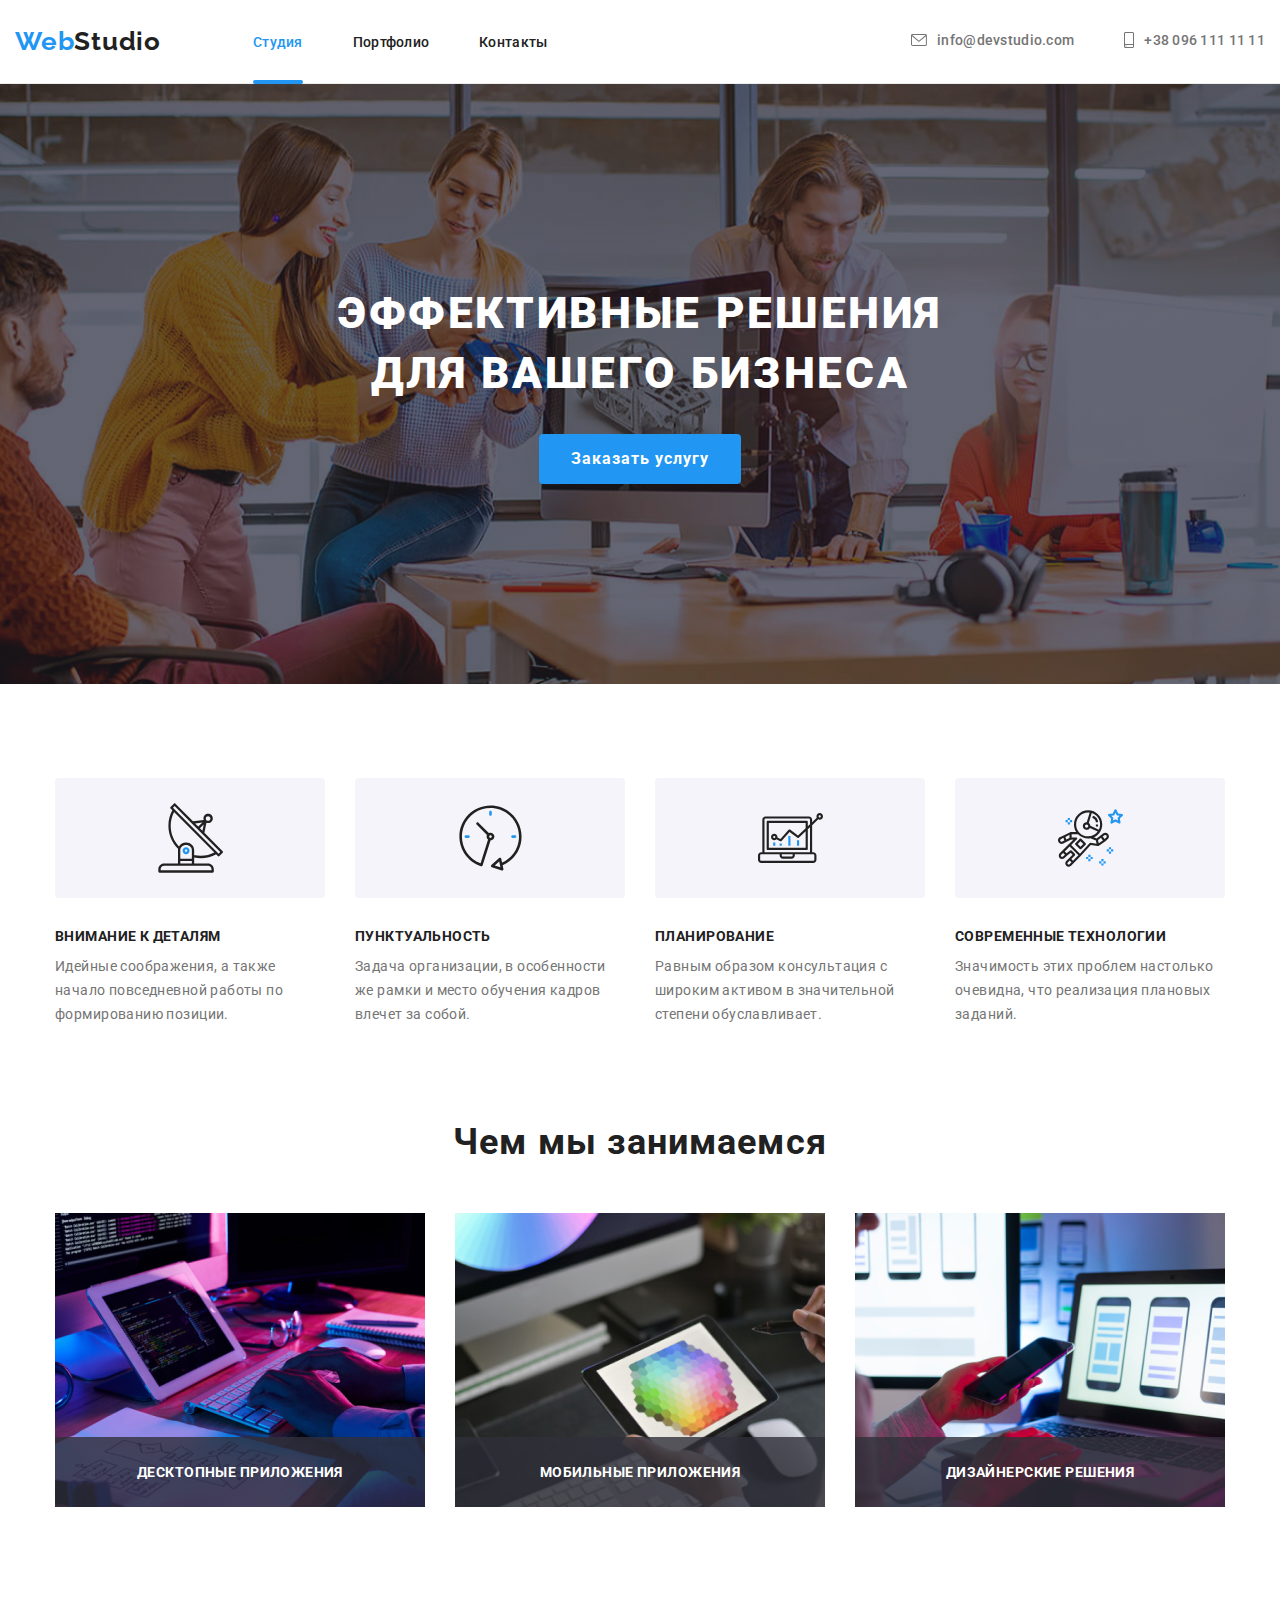
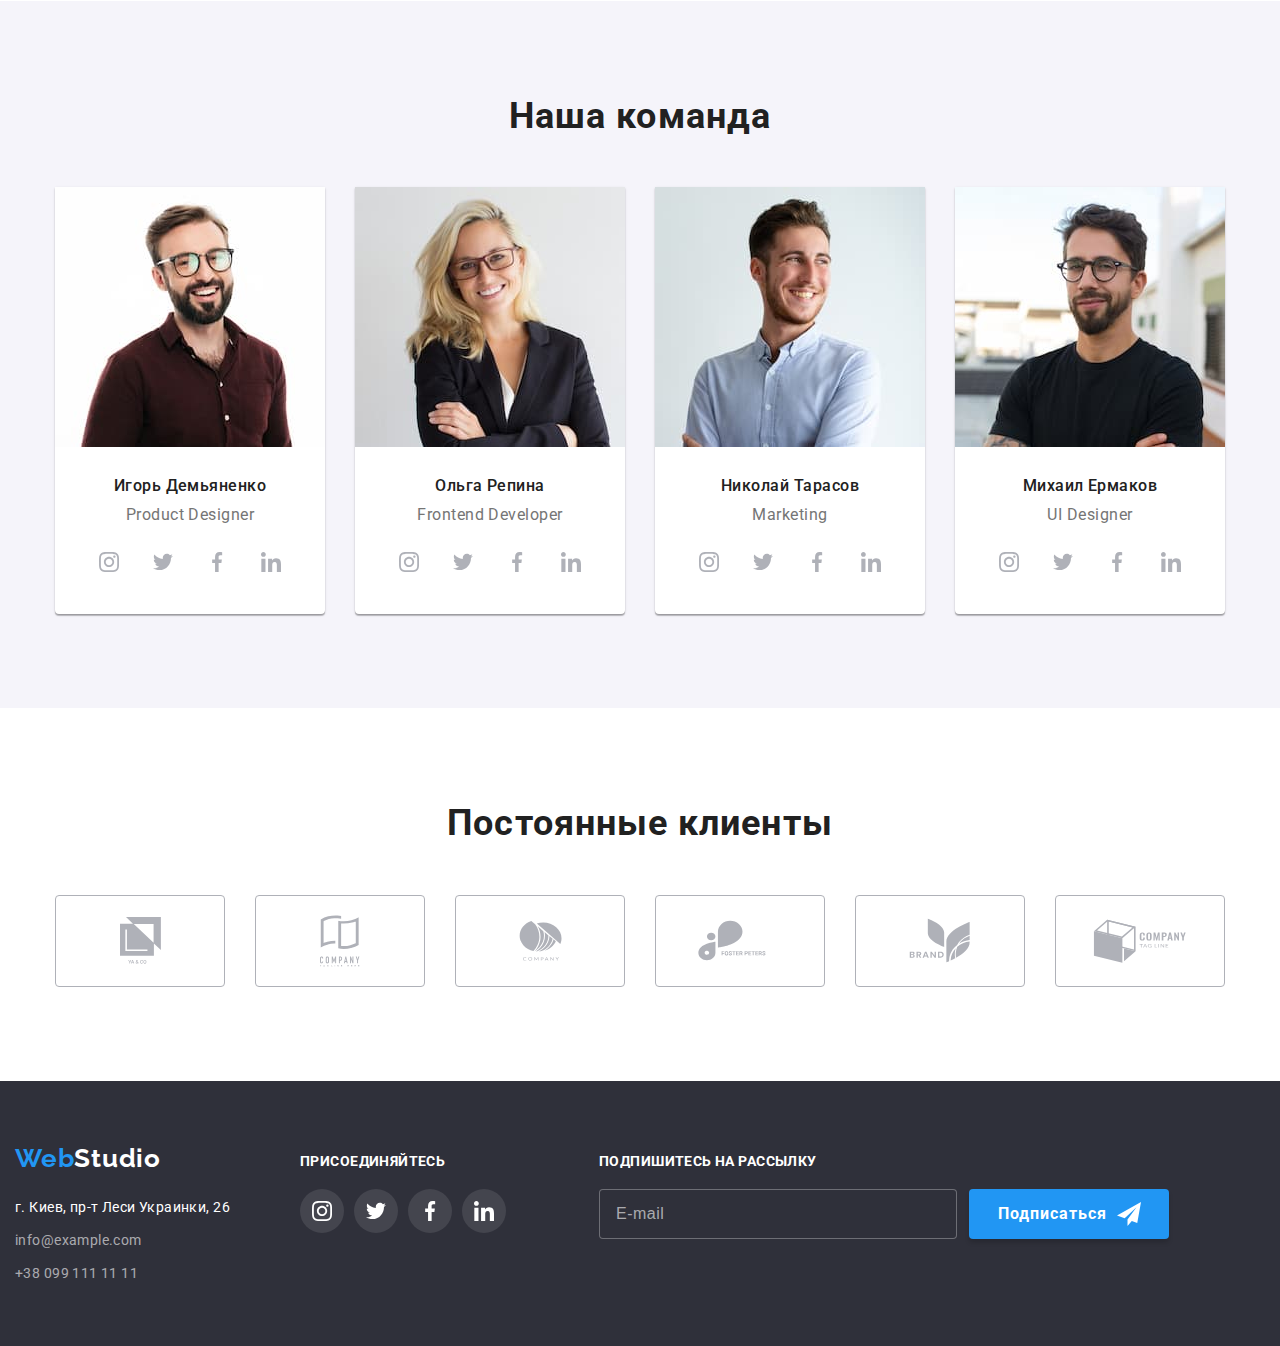
<file: index.html>
<!DOCTYPE html>
<html lang="ru">

<head>
    <meta charset="UTF-8">
    <meta http-equiv="X-UA-Compatible" content="IE=edge">
    <meta name="viewport" content="width=device-width, initial-scale=1.0">
    <title>first</title>
    <link rel="stylesheet" href="./css/modern-normalize.css">
    <link rel="preconnect" href="https://fonts.gstatic.com">
    <link href="https://fonts.googleapis.com/css2?family=Raleway:wght@700&family=Roboto:wght@400;500;700;900&display=swap"
        rel="stylesheet">
    <link rel="stylesheet" href="./sass/main.css">
</head>

<template class="my_icons">

    <svg class="fon">
        <use href="../images/fon.svg"></use>
    </svg>
    <svg class="header_icon" width="16px" height="12px">
        <use href="./images/icons/sprite.svg#icon-envelope"></use>
    </svg>
    <svg class="header_icon" width="10px" height="16px">
        <use href="./images/icons/sprite.svg#icon-smartphone"></use>
    </svg>
    <svg class="info_icon" width="65,32px" height="70px">
        <use href="./images/icons/sprite.svg#icon-group"></use>
    </svg>

    <svg class="header_icon" width="20px" height="20px">
        <use href="./images/icons/sprite.svg#icon-instagram"></use>
    </svg>
    <svg class="header_icon" width="20px" height="20px">
        <use href="./images/icons/sprite.svg#icon-twitter"></use>
    </svg>
    <svg class="header_icon" width="20px" height="20px">
        <use href="./images/icons/sprite.svg#icon-facebook"></use>
    </svg>
    <svg class="header_icon" width="20px" height="20px">
        <use href="./images/icons/sprite.svg#icon-linkedin"></use>
    </svg><svg class="icon"></svg>
    <svg class="client_icon" width="41px" height="46,7px">
        <use href="./images/icons/sprite.svg#icon-group-1"></use>
    </svg>

</template>

<body>

    <!-- Head section -->
    <header>
        <div class="conteiner">
            <a href="" class="logo_style">Web<span class="logo_text">Studio</span></a>            
            <nav>                
                <ul class="header-link">
                    <li class="header-link__item">                        
                        <a href="./index.html" class="header-link__item-current">Студия</a>                
                    </li>
                    <li class="header-link__item">
                        <a href="./portfolio.html">Портфолио</a>
                    </li>
                    <li class="header-link__item">
                        <a href="">Контакты</a>
                    </li>
                </ul>           
            </nav>           
            <ul class="header-contacts">

                <li>                     
                    <a class="header-contacts__item" href="mailto:info@devstudio.com">
                        <svg class="header_icon" width="16px" height="12px">
                            <use href="./images/icons/sprite.svg#icon-envelope"></use>
                        </svg>info@devstudio.com
                    </a>
                                     
                </li>

                <li> 
                    <a class="header-contacts__item" href="tel:+380961111111">
                        <svg class="header_icon" width="10px" height="16px">
                            <use href="./images/icons/sprite.svg#icon-smartphone"></use>
                        </svg>+38 096 111 11 11
                    </a>  
                                  
                </li>

            </ul>        
        </div>
    </header>
    <main>
        <!-- order section -->
        <section class="boss">
                <div class="conteiner">
                    <h1 class="boss__title">Эффективные решения<br> для вашего бизнеса</h1>
                    <button type="button" class="boss__button button" data-modal-open>Заказать услугу</button>
                </div>
        </section>
        <!-- info about us section -->
        <section class="info-about-us">
            <div class="conteiner">
                <ul class="info">
                    <li class="info-list">
                        <div class="info-list__item">  
                            <svg class="info-list__icon" width="65px" height="70px">
                                <use href="./images/icons/sprite.svg#icon-group"></use>
                            </svg>
                        </div>

                        <div class="info-list__text">
                            <h3>Внимание к деталям</h3>
                            <p>Идейные соображения, а также начало повседневной работы по формированию позиции.</p>
                        </div>
                    </li>
                    <li class="info-list">
                        <div class="info-list__item">
                            <svg class="info-list__icon" width="65px" height="70px">
                                <use href="./images/icons/sprite.svg#icon-clock"></use>
                            </svg>
                        </div>

                        <div class="info-list__text">
                            <h3>Пунктуальность</h3>
                            <p>Задача организации, в особенности же рамки и место обучения кадров влечет за собой.</p>
                        </div>
                    <li class="info-list">
                        <div class="info-list__item">
                            <svg class="info-list__icon" width="65px" height="70px">
                                <use href="./images/icons/sprite.svg#icon-diagram"></use>
                            </svg>
                        </div>

                        <div class="info-list__text">
                            <h3>Планирование</h3>
                            <p>Равным образом консультация с широким активом в значительной степени обуславливает.</p>
                        </div>
                    </li>
                    <li class="info-list">
                        <div class="info-list__item">
                            <svg class="info-list__icon" width="65px" height="70px">
                                <use href="./images/icons/sprite.svg#icon-astronaut"></use>
                            </svg>
                        </div>

                        <div class="info-list__text">
                            <h3>Современные технологии</h3>
                            <p>Значимость этих проблем настолько очевидна, что реализация плановых заданий.</p>
                        </div>
                    </li>            
                </ul>
            </div>
        </section>
        <!-- studio section -->
        <section class="studio-style">
            <div class="conteiner">
                <h2 class="title-h2">Чем мы занимаемся</h2>
                <ul class="studio">
                    <li><img width="370px" src="./images/img1.jpg" alt="img1">
                        <p class="studio__text">Десктопные приложения</p>
                    </li>
                    <li><img width="370px" src="./images/img2.jpg" alt="img2">
                        <p class="studio__text">Мобильные приложения</p>
                    </li>
                    <li><img width="370px" src="./images/img3.jpg" alt="img3">
                        <p class="studio__text">Дизайнерские решения</p>
                    </li>
                </ul>
            </div>
        </section>
        <!-- team section -->
        <section class="team-section-style">
            <div class="conteiner">
                <h2 class="title-h2">Наша команда</h2>
                <ul class="team-block">
                    <li class="team-block__item">
                        <img width="270px" src="./images/photo1.jpg" alt="photo1">
                        <div class="team-item">
                            <h3>Игорь Демьяненко</h3>
                            <p>Product Designer</p>
                            <ul class="team-section-style__social social">                               
                                <li>
                                    <a href="" class="team_socials">                        
                                        <svg width="20px" height="20px">
                                            <use href="./images/icons/sprite.svg#icon-instagram"></use>
                                        </svg>                                    
                                    </a>
                                </li>
                                <li>
                                    <a href="" class="team_socials">
                                        <svg width="20px" height="20px">
                                            <use href="./images/icons/sprite.svg#icon-twitter"></use>
                                        </svg>
                                    </a>
                                </li>
                                <li>
                                    <a href="" class="team_socials">
                                        <svg width="20px" height="20px">
                                            <use href="./images/icons/sprite.svg#icon-facebook"></use>
                                        </svg>
                                    </a>
                                </li>
                                <li>
                                    <a href="" class="team_socials">
                                        <svg width="20px" height="20px">
                                            <use href="./images/icons/sprite.svg#icon-linkedin"></use>
                                        </svg>
                                    </a>
                                </li>                                
                            </ul>
                        </div>
                        
                       
                    </li>
                    <li class="team-block__item">
                        <img width="270px" src="./images/photo2.jpg" alt="photo2">
                        <div class="team-item">
                            <h3>Ольга Репина</h3>
                            <p>Frontend Developer</p>
                            <ul class="team-section-style__social social">                               
                                <li><a href="">                        
                                        <svg width="20px" height="20px">
                                            <use href="./images/icons/sprite.svg#icon-instagram"></use>
                                        </svg>                                    
                                    </a>
                                </li>
                                <li>
                                    <a href="">
                                        <svg width="20px" height="20px">
                                            <use href="./images/icons/sprite.svg#icon-twitter"></use>
                                        </svg>
                                    </a>
                                </li>
                                <li>
                                    <a href="">
                                        <svg width="20px" height="20px">
                                            <use href="./images/icons/sprite.svg#icon-facebook"></use>
                                        </svg>
                                    </a>
                                </li>
                                <li>
                                    <a href="">
                                        <svg width="20px" height="20px">
                                            <use href="./images/icons/sprite.svg#icon-linkedin"></use>
                                        </svg>
                                    </a>
                                </li>                                
                            </ul>
                        </div>
                    </li>
                    <li class="team-block__item">
                        <img width="270px" src="./images/photo3.jpg" alt="photo3">
                        <div class="team-item">
                            <h3>Николай Тарасов</h3>
                            <p>Marketing</p>
                            <ul class="team-section-style__social social">                               
                                <li><a href="">                        
                                        <svg width="20px" height="20px">
                                            <use href="./images/icons/sprite.svg#icon-instagram"></use>
                                        </svg>                                    
                                    </a>
                                </li>
                                <li>
                                    <a href="">
                                        <svg width="20px" height="20px">
                                            <use href="./images/icons/sprite.svg#icon-twitter"></use>
                                        </svg>
                                    </a>
                                </li>
                                <li>
                                    <a href="">
                                        <svg width="20px" height="20px">
                                            <use href="./images/icons/sprite.svg#icon-facebook"></use>
                                        </svg>
                                    </a>
                                </li>
                                <li>
                                    <a href="">
                                        <svg width="20px" height="20px">
                                            <use href="./images/icons/sprite.svg#icon-linkedin"></use>
                                        </svg>
                                    </a>
                                </li>                                
                            </ul>
                        </div>
                    </li>
                    <li class="team-block__item">
                        <img width="270px" src="./images/photo4.jpg" alt="photo4">
                        <div class="team-item">
                            <h3>Михаил Ермаков</h3>
                            <p>UI Designer</p>
                            <ul class="team-section-style__social social">                               
                                <li><a href="">                        
                                        <svg width="20px" height="20px">
                                            <use href="./images/icons/sprite.svg#icon-instagram"></use>
                                        </svg>                                    
                                    </a>
                                </li>
                                <li>
                                    <a href="">
                                        <svg width="20px" height="20px">
                                            <use href="./images/icons/sprite.svg#icon-twitter"></use>
                                        </svg>
                                    </a>
                                </li>
                                <li>
                                    <a href="">
                                        <svg width="20px" height="20px">
                                            <use href="./images/icons/sprite.svg#icon-facebook"></use>
                                        </svg>
                                    </a>
                                </li>
                                <li>
                                    <a href="">
                                        <svg width="20px" height="20px">
                                            <use href="./images/icons/sprite.svg#icon-linkedin"></use>
                                        </svg>
                                    </a>
                                </li>                                
                            </ul>
                        </div>

                    </li>
                </ul>
            </div>
        </section>
        <!-- client section -->
        <section>
            <div class="client-section">
                <h2 class="title-h2">Постоянные клиенты</h2>            
                <ul class="client">
                    <li>
                        <a href="" class="client__icon" >
                            <svg width="41px" height="47px">
                                <use href="./images/icons/sprite.svg#icon-group-1"></use>
                            </svg>
                        </a>
                    </li>
                    <li>
                        <a href="" class="client__icon">
                            <svg width="40px" height="52px">
                                <use href="./images/icons/sprite.svg#icon-group-2"></use>
                            </svg>
                        </a>
                        <li>
                            <a href="" class="client__icon">
                                <svg width="43px" height="41px">
                                    <use href="./images/icons/sprite.svg#icon-group-3"></use>
                                </svg>
                            </a>
                        </li>
                        <li>
                            <a href="" class="client__icon">
                                <svg width="84px" height="41px">
                                    <use href="./images/icons/sprite.svg#icon-group-4"></use>
                                </svg>
                            </a>
                        </li>
                        <li>
                            <a href="" class="client__icon">
                                <svg width="62px" height="45px">
                                    <use href="./images/icons/sprite.svg#icon-group-5"></use>
                                </svg>
                            </a>
                        </li>
                        <li>
                            <a href="" class="client__icon">
                                <svg width="94px" height="44px">
                                    <use href="./images/icons/sprite.svg#icon-group-6"></use>
                                </svg>
                            </a>
                        </li>
                    </li>
                </ul>
            </div>
        </section>
    </main>
    <!-- contects -->

    <!-- footer -->
    <footer>        
        <div class="conteiner">
            <div>
                <a href="" class="logo_style">Web<span class="logo_text2">Studio</span></a>
                <address>
                    <ul class="contacts">
                        <li> <a href="http://surl.li/vuvc" target="_blank" rel="noopener" > г. Киев, пр-т Леси Украинки, 26</a></li>
                        <li class="cotacts__style"><a href="mailto:info@example.com">info@example.com</a></li>
                        <li class="cotacts__style"><a href="tel:+380991111111">+38 099 111 11 11</a></li>                
                    </ul>
                    
                </address>
            </div>
            <div class="new-section">
                <p class="soc-item">присоединяйтесь</p> 
                <ul class="footer__social social">                               
                    <li><a href="">                        
                            <svg width="20px" height="20px">
                                <use href="./images/icons/sprite.svg#icon-instagram"></use>
                            </svg>                                    
                        </a>
                    </li>
                    <li>
                        <a href="">
                            <svg width="20px" height="20px">
                                <use href="./images/icons/sprite.svg#icon-twitter"></use>
                            </svg>
                        </a>
                    </li>
                    <li>
                        <a href="">
                            <svg width="20px" height="20px">
                                <use href="./images/icons/sprite.svg#icon-facebook"></use>
                            </svg>
                        </a>
                    </li>
                    <li>
                        <a href="">
                            <svg width="20px" height="20px">
                                <use href="./images/icons/sprite.svg#icon-linkedin"></use>
                            </svg>
                        </a>
                    </li>                                
                </ul>
            </div>
            <div class="sender">
                <p class="soc-item">Подпишитесь на рассылку</p>
                <form action="#" class="sender-block">
                    <input 
                    type="mail" 
                    class="sender-block__mail"
                    placeholder="E-mail"
                    >
                    <button type="submit" class="sender-block__button">Подписаться
                        <svg class="icon-send" widht="24px" height="24px">
                            <use href="./images/icons/sprite.svg#icon-send"></use>
                        </svg>
                    </button>
                </form>
            </div>
        </div>
        
    </footer>

     <!-- Modal -->
    <div class="backdrop is-hidden" data-modal>
        <div class="modal">
            <button type="button" class="modal_close" data-modal-close>
                <svg class="modal_close_icon" width="11px" height="11px">
                    <use href="./images/icons/sprite.svg#icon-close"></use>
                </svg>    
            </button>
            <p class="modal_title">
                Оставьте свои данные, мы вам перезвоним
            </p>
            <form action="#" class="modal_form">

                <div class="modal-field">
                    <label for="input_name" class="modal-field__title">Имя</label>  
                        <div class="input_for_icon">          
                            <input 
                                type="text"
                                class="modal-field__input"
                                name="user_name"
                                id="input_name">  
                                <svg class="input_icon" width="12px" height="12px">
                                    <use href="./images/icons/sprite.svg#icon-vec-name"></use>
                                </svg>
                        </div>
                </div>  

                <div class="modal_field">
                    <label for="input_tel" class="modal-field__title">Телефон</label>
                        <div class="input_for_icon">
                            <input 
                                type="tel" 
                                class="modal-field__input"
                                name="user_tel"
                                id="input_tel">
                                <svg class="input_icon" width="13px" height="13px">
                                    <use href="./images/icons/sprite.svg#icon-vec-tel"></use>
                                </svg>
                        </div>
                </div>

                <div class="modal_field">
                    <label for="input_mail" class="modal-field__title">Почта</label>
                        <div class="input_for_icon">
                            <input 
                                type="mail" 
                                class="modal-field__input"
                                name="user_mail"
                                id="input_mail">
                                <svg class="input_icon" width="15px" height="12px">
                                    <use href="./images/icons/sprite.svg#icon-vec-mail"></use>
                                </svg>
                        </div>
                </div>

                <div class="modal_field">
                    <label for="input_comment" class="modal-field__title">Коментарий</label>
                        <textarea
                        id="input_comment"
                        class="modal-field__input modal-field__area"
                        name="user_comment"
                        placeholder="Введите текст"
                        ></textarea>
                </div>

                <div class="modal_checkbox">                   
                        <input 
                            type="checkbox" 
                            class="modal_form_checkbox_input is-hidden"
                            name="user_mail"
                            id="checkbox_style"                            
                        >
                        <label for="checkbox_style" class="modal_form_checkbox_label">
                        <span class="check_item">
                            <svg class="icon_check" width="11px" height="8px">
                                <use href="./images/icons/sprite.svg#icon_check"></use>
                            </svg>
                        </span>
                            <!-- Соглашаюсь с рассылкой и принимаю<span class="modal_check_span">Условия договора</span> -->
                            Соглашаюсь с рассылкой и принимаю&thinsp; <a href="" class="modal_check_span">Условия договора</a>
                        </label>
                </div>
                <button type="submit" class="button_modal">Отправить</button>
            </form>
        </div>
    </div>
    <script src="./js/modal.js"></script>
</body>

</html>
</file>
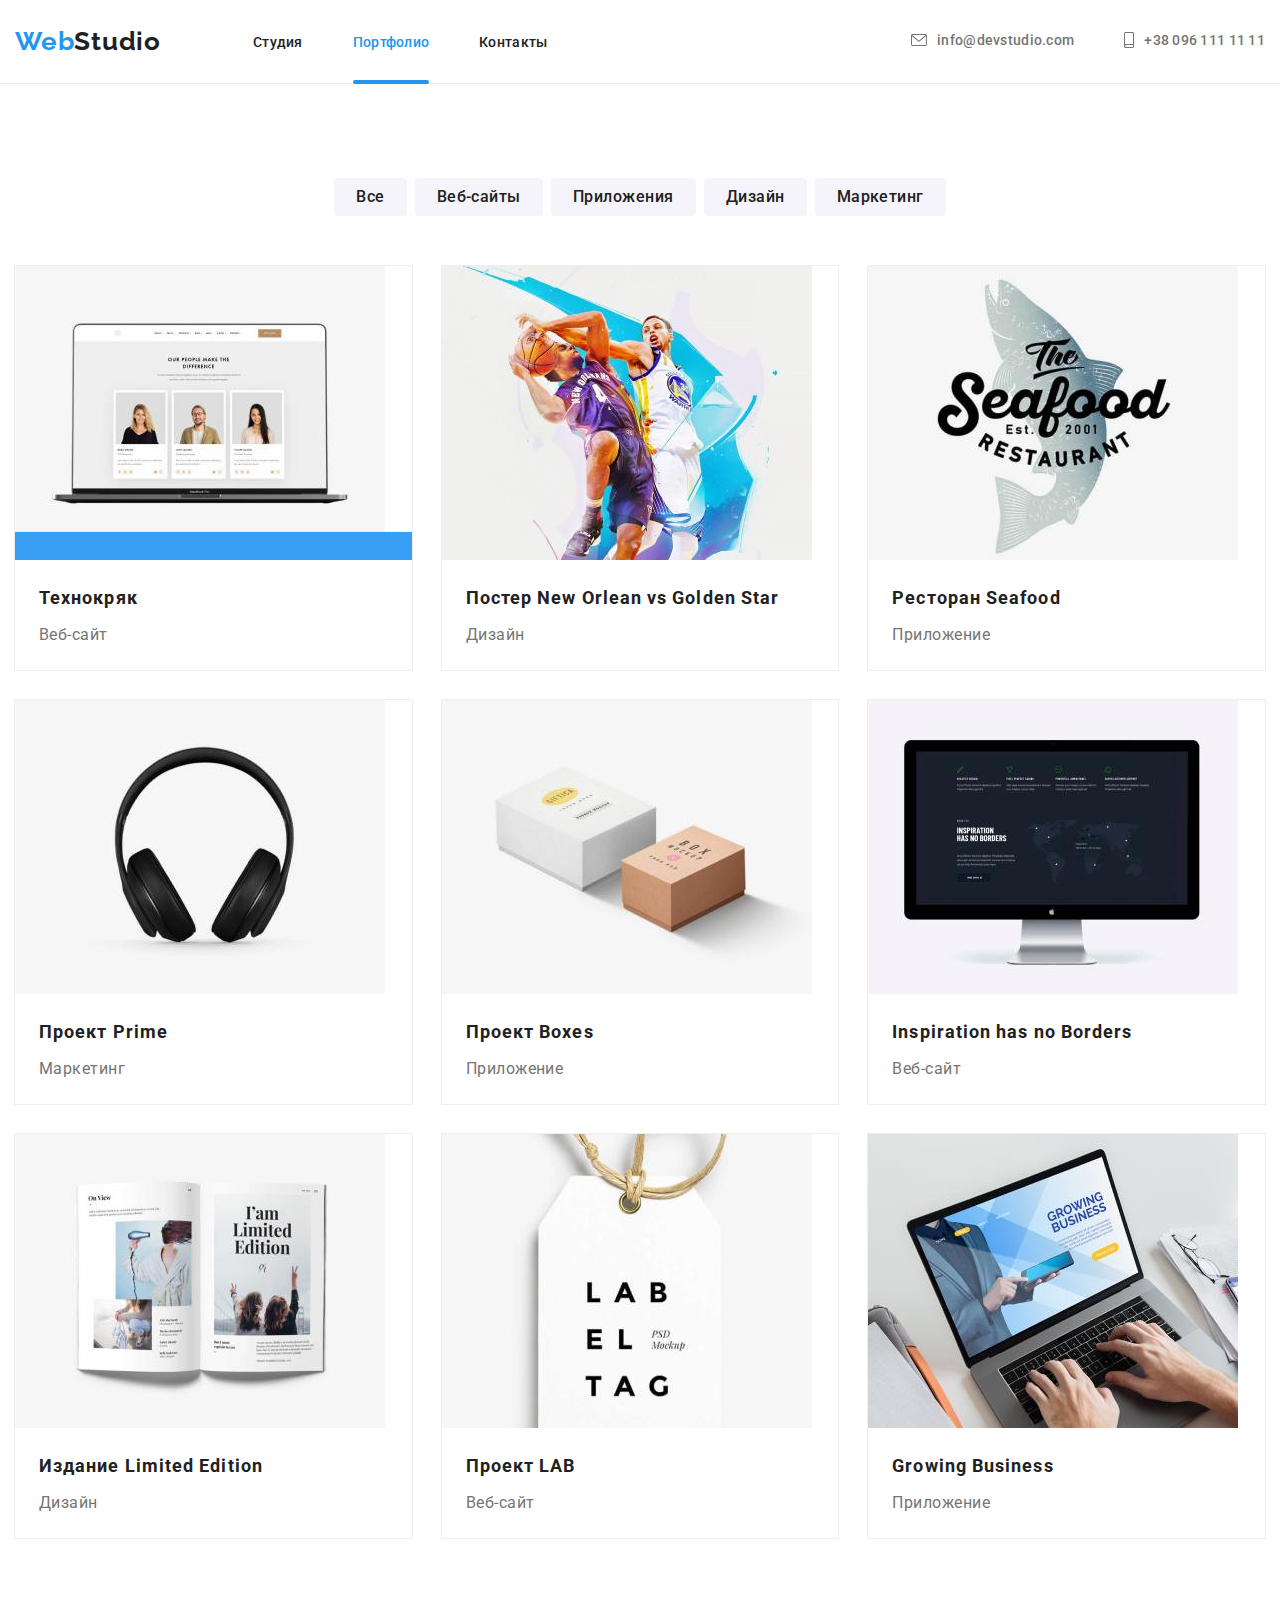
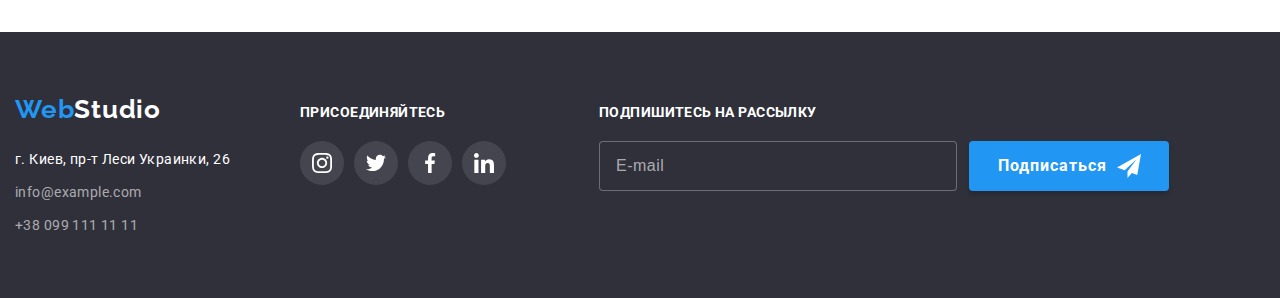
<file: portfolio.html>
<!DOCTYPE html>
<html   lang="ru">
<head>
    <meta charset="UTF-8">
    <meta http-equiv="X-UA-Compatible" content="IE=edge">
    <meta name="viewport" content="width=device-width, initial-scale=1.0">
    <title>porfolio</title>
    <link rel="stylesheet" href="./css/modern-normalize.css">
    <link rel="preconnect" href="https://fonts.gstatic.com">
    <link href="https://fonts.googleapis.com/css2?family=Raleway:wght@700&family=Roboto:wght@400;500;700;900&display=swap"
        rel="stylesheet">
    <link rel="stylesheet" href="./sass/main.css">

</head>
<body>
        <!-- Head section -->
        <header>
            <div class="conteiner">
                <a href="" class="logo_style">Web<span class="logo_text">Studio</span></a>            
                <nav>                
                    <ul class="header-link">
                        <li class="header-link__item">                        
                            <a href="./index.html">Студия</a>                
                        </li>
                        <li class="header-link__item">
                            <a href="./portfolio.html" class="header-link__item-current">Портфолио</a>
                        </li>
                        <li class="header-link__item">
                            <a href="">Контакты</a>
                        </li>
                    </ul>           
                </nav>           
                <ul class="header-contacts">
    
                    <li>                     
                        <a class="header-contacts__item" href="mailto:info@devstudio.com">
                            <svg class="header_icon" width="16px" height="12px">
                                <use href="./images/icons/sprite.svg#icon-envelope"></use>
                            </svg>info@devstudio.com
                        </a>
                                         
                    </li>
    
                    <li> 
                        <a class="header-contacts__item" href="tel:+380961111111">
                            <svg class="header_icon" width="10px" height="16px">
                                <use href="./images/icons/sprite.svg#icon-smartphone"></use>
                            </svg>+38 096 111 11 11
                        </a>  
                                      
                    </li>
    
                </ul>        
            </div>
        </header>
    <main> 
        <section class="portfolio">
            <div class="conteiner">               
                <ul class="port-button">
                    <li><button type="button" class="port-button__item">Все</button></li>
                    <li><button type="button" class="port-button__item">Веб-сайты</button></li>
                    <li><button type="button" class="port-button__item">Приложения</button></li>
                    <li><button type="button" class="port-button__item">Дизайн</button></li>
                    <li><button type="button" class="port-button__item">Маркетинг</button></li>
                </ul>
                <ul class="port-card">                    
                        <li>   
                            <a class="port-card_item" href="">
                                <div class="card_div">   
                                    <img width="370px" src="./images/parfolio-img/img1.jpg" alt="img1">
                                    <p class="card_text">Технокряк это современная площадка распространения коронавируса. Компании используют эту платформу для цифрового шпионажа и атак на защищённые сервера конкурентов.</p>
                                </div>  
                                <div class="port_item">
                                    <h3>Технокряк</h3>
                                    <p>Веб-сайт</p> 
                                </div>
                            </a>               
                        </li>

                        <li>
                            <a class="port-card_item" href="">
                                <img width="370px" src="./images/parfolio-img/img2.jpg" alt="img2">
                                <div class="port_item">
                                    <h3>Постер New Orlean vs Golden Star</h3>
                                    <p>Дизайн</p>
                                </div>
                            </a>
                        </li>                    
                    
                        <li>
                            <a href="">
                                <img width="370px" src="./images/parfolio-img/img3.jpg" alt="img3">
                                <div class="port_item">
                                    <h3>Ресторан Seafood</h3>
                                    <p>Приложение</p>
                                </div>
                            </a>
                        </li>                    
                    
                        <li>
                            <a href="">
                                <img width="370px" src="./images/parfolio-img/img4.jpg" alt="img4">
                                <div class="port_item">
                                    <h3>Проект Prime</h3>
                                    <p>Маркетинг</p>
                                </div>
                            </a>
                        </li>                    
                    
                        <li>
                            <a href="">
                                <img width="370px" src="./images/parfolio-img/img5.jpg" alt="img5">
                                <div class="port_item">
                                    <h3>Проект Boxes</h3>
                                    <p>Приложение</p>
                                </div>
                            </a>
                        </li>                    
                    
                        <li>
                            <a href="">
                                <img width="370px" src="./images/parfolio-img/img6.jpg" alt="img6">
                                <div class="port_item">
                                    <h3>Inspiration has no Borders</h3>
                                    <p>Веб-сайт</p>
                                </div>
                            </a> 
                        </li>                   
                    
                        <li>
                            <a href="">
                                <img width="370px" src="./images/parfolio-img/img7.jpg" alt="img7">
                                <div class="port_item">
                                    <h3>Издание Limited Edition</h3>
                                    <p>Дизайн</p>
                                </div>
                            </a> 
                        </li>                   
                   
                        <li> 
                            <a href="">
                                <img width="370px" src="./images/parfolio-img/img8.jpg" alt="img8">
                                <div class="port_item">
                                    <h3>Проект LAB</h3>
                                    <p>Веб-сайт</p>
                                </div>
                            </a>    
                    </li>                   
                    
                        <li>
                            <a href="">
                                <img width="370px" src="./images/parfolio-img/img9.jpg" alt="img9">
                                <div class="port_item">
                                    <h3>Growing Business</h3>
                                    <p>Приложение</p>
                                </div>
                            </a>     
                        </li>
                                  
                </ul>
            </div>
        </section>
    </main>
    <!-- contects -->
    <footer>        
        <div class="conteiner">
            <div>
                <a href="" class="logo_style">Web<span class="logo_text2">Studio</span></a>
                <address>
                    <ul class="contacts">
                        <li> <a href="http://surl.li/vuvc" target="_blank" rel="noopener" > г. Киев, пр-т Леси Украинки, 26</a></li>
                        <li class="cotacts__style"><a href="mailto:info@example.com">info@example.com</a></li>
                        <li class="cotacts__style"><a href="tel:+380991111111">+38 099 111 11 11</a></li>                
                    </ul>
                    
                </address>
            </div>
            <div class="new-section">
                <p class="soc-item">присоединяйтесь</p> 
                <ul class="footer__social social">                               
                    <li><a href="">                        
                            <svg width="20px" height="20px">
                                <use href="./images/icons/sprite.svg#icon-instagram"></use>
                            </svg>                                    
                        </a>
                    </li>
                    <li>
                        <a href="">
                            <svg width="20px" height="20px">
                                <use href="./images/icons/sprite.svg#icon-twitter"></use>
                            </svg>
                        </a>
                    </li>
                    <li>
                        <a href="">
                            <svg width="20px" height="20px">
                                <use href="./images/icons/sprite.svg#icon-facebook"></use>
                            </svg>
                        </a>
                    </li>
                    <li>
                        <a href="">
                            <svg width="20px" height="20px">
                                <use href="./images/icons/sprite.svg#icon-linkedin"></use>
                            </svg>
                        </a>
                    </li>                                
                </ul>
            </div>
            <div class="sender">
                <p class="soc-item">Подпишитесь на рассылку</p>
                <form action="#" class="sender-block">
                    <input 
                    type="mail" 
                    class="sender-block__mail"
                    placeholder="E-mail"
                    >
                    <button type="submit" class="sender-block__button">Подписаться
                        <svg class="icon-send" widht="24px" height="24px">
                            <use href="./images/icons/sprite.svg#icon-send"></use>
                        </svg>
                    </button>
                </form>
            </div>
        </div>
        
    </footer>
</body>
</html>
</file>
<file: sass/main.css>
/* VARIABLES */
:root {
  --petty-color: #2196f3;
  --black-color: #212121;
  --second-text-color: #757575;
  --other-text-ff: #ffffff;
  --gray-color: #2f303a;
  --white-color: #E5E5E5;
  --white-second-color: #F5F4FA;
  --social-first-color: #AFB1B8;
  --social-second-color: #FFFFFF1A;
  --client-border: #AFB1B8;
  --box-shadow: 0px 1px 1px rgba(0, 0, 0, 0.12), 0px 4px 4px rgba(0, 0, 0, 0.06), 1px 4px 6px rgba(0, 0, 0, 0.16);
}

.is-hidden {
  visibility: hidden;
  opacity: 0;
  pointer-events: none;
}

/* Logo style */
.logo_style {
  display: inline-block;
  font-family: "Raleway";
  font-weight: bold;
  font-size: 26px;
  line-height: 1.363;
  color: var(--petty-color);
  letter-spacing: 0.03em;
  margin-right: 93px;
  width: 145px;
}

.logo_style:focus, .logo_style:hover {
  background-color: inherit;
  border: none;
}

.logo_text {
  color: var(--black-color);
}

.logo_text2 {
  color: var(--other-text-ff);
}

footer .conteiner .logo_style {
  margin-bottom: 20px;
  margin-right: 0;
}

.backdrop {
  width: 100vw;
  height: 100vh;
  background-color: rgba(0, 0, 0, 0.2);
  position: fixed;
  top: 0;
  -webkit-transition: opacity 1500ms, visibility 1500ms;
  transition: opacity 1500ms, visibility 1500ms;
}

.backdrop.is-hidden .modal {
  -webkit-transform: scale(1.9) rotatex(180deg) translate(-300px);
          transform: scale(1.9) rotatex(180deg) translate(-300px);
  -webkit-transition: -webkit-transform 1000ms;
  transition: -webkit-transform 1000ms;
  transition: transform 1000ms;
  transition: transform 1000ms, -webkit-transform 1000ms;
}

.modal {
  width: 528px;
  height: 581px;
  background: var(--other-text-ff);
  -webkit-box-shadow: 0px 1px 3px rgba(0, 0, 0, 0.12), 0px 1px 1px rgba(0, 0, 0, 0.14), 0px 2px 1px rgba(0, 0, 0, 0.2);
          box-shadow: 0px 1px 3px rgba(0, 0, 0, 0.12), 0px 1px 1px rgba(0, 0, 0, 0.14), 0px 2px 1px rgba(0, 0, 0, 0.2);
  border-radius: 4px;
  position: absolute;
  top: 50%;
  left: 50%;
  -webkit-transform: translate(-50%, -50%);
          transform: translate(-50%, -50%);
  -webkit-transition: -webkit-transform 1000ms;
  transition: -webkit-transform 1000ms;
  transition: transform 1000ms;
  transition: transform 1000ms, -webkit-transform 1000ms;
  padding: 40px;
}

.modal_close {
  width: 30px;
  height: 30px;
  border: 1px solid rgba(0, 0, 0, 0.1);
  border-radius: 50%;
  -webkit-box-sizing: border-box;
          box-sizing: border-box;
  background-color: transparent;
  position: absolute;
  top: 8px;
  right: 8px;
  display: -webkit-box;
  display: -ms-flexbox;
  display: flex;
  -webkit-box-align: center;
      -ms-flex-align: center;
          align-items: center;
  -webkit-box-pack: center;
      -ms-flex-pack: center;
          justify-content: center;
  -webkit-transition: fill 250ms cubic-bezier(0.4, 0, 0.2, 1);
  transition: fill 250ms cubic-bezier(0.4, 0, 0.2, 1);
}

.modal_close:focus, .modal_close:hover {
  cursor: pointer;
  fill: var(--petty-color);
}

.modal_title {
  font-weight: bold;
  font-size: 20px;
  line-height: 0.87;
  text-align: center;
  letter-spacing: 0.03em;
  color: var(--black-color);
}

.modal-field__input {
  padding-left: 42px;
  width: 100%;
  height: 40px;
  border: 1px solid rgba(33, 33, 33, 0.2);
  border-radius: 4px;
  -webkit-transition: border-color 250ms cubic-bezier(0.4, 0, 0.2, 1);
  transition: border-color 250ms cubic-bezier(0.4, 0, 0.2, 1);
  outline: none;
}

.modal-field__input:hover + .input_icon,
.modal-field__input:focus + .input_icon {
  fill: var(--petty-color);
  cursor: pointer;
}

.modal-field__input:focus, .modal-field__input:hover {
  border-color: var(--petty-color);
  cursor: pointer;
}

.input_for_icon {
  position: relative;
}

.input_icon {
  position: absolute;
  left: 15px;
  top: 50%;
  -webkit-transform: translateY(-50%);
          transform: translateY(-50%);
  fill: var(--black-color);
  -webkit-transition: fill 250ms cubic-bezier(0.4, 0, 0.2, 1);
  transition: fill 250ms cubic-bezier(0.4, 0, 0.2, 1);
}

.modal-field__title {
  font-size: 12px;
  line-height: 1.785;
  letter-spacing: 0.01em;
  color: var(--second-text-color);
  padding-top: 10px;
  display: block;
}

.modal-field__area {
  width: 100%;
  height: 120px;
  padding: 12px 16px;
  resize: none;
}

.modal-field__area::-webkit-input-placeholder {
  color: rgba(117, 117, 117, 0.5);
  font-weight: 0.85;
  letter-spacing: 0.01em;
  font-family: "Roboto";
  font-style: normal;
  font-weight: normal;
}

.modal-field__area:-ms-input-placeholder {
  color: rgba(117, 117, 117, 0.5);
  font-weight: 0.85;
  letter-spacing: 0.01em;
  font-family: "Roboto";
  font-style: normal;
  font-weight: normal;
}

.modal-field__area::-ms-input-placeholder {
  color: rgba(117, 117, 117, 0.5);
  font-weight: 0.85;
  letter-spacing: 0.01em;
  font-family: "Roboto";
  font-style: normal;
  font-weight: normal;
}

.modal-field__area::placeholder {
  color: rgba(117, 117, 117, 0.5);
  font-weight: 0.85;
  letter-spacing: 0.01em;
  font-family: "Roboto";
  font-style: normal;
  font-weight: normal;
}

.modal_form_checkbox_label {
  font-style: normal;
  font-size: 14px;
  line-height: 0.58;
  color: var(--second-text-color);
  display: -webkit-box;
  display: -ms-flexbox;
  display: flex;
  -webkit-box-align: center;
      -ms-flex-align: center;
          align-items: center;
}

.check_item {
  display: -webkit-box;
  display: -ms-flexbox;
  display: flex;
  -webkit-box-align: center;
      -ms-flex-align: center;
          align-items: center;
  -webkit-box-pack: center;
      -ms-flex-pack: center;
          justify-content: center;
  margin-right: 7px;
}

.icon_check {
  width: 16px;
  height: 15px;
  fill: var(--other-text-ff);
  border: 2px solid var(--black-color);
  border-radius: 2px;
}

.modal_checkbox {
  position: relative;
  padding-top: 18px;
  padding-left: 12px;
}

.modal_form_checkbox_input {
  position: absolute;
}

.modal_form_checkbox_input:checked + .modal_form_checkbox_label .icon_check {
  background-color: var(--petty-color);
  border: none;
}

.modal_check_span {
  color: var(--petty-color);
  text-decoration: underline;
  /* border-bottom: 1px solid var(--petty-color); */
}

.button_modal {
  margin: auto;
  margin-top: 30px;
  font-weight: bold;
  font-size: 16px;
  line-height: 0.53;
  display: -webkit-box;
  display: -ms-flexbox;
  display: flex;
  -webkit-box-align: center;
      -ms-flex-align: center;
          align-items: center;
  text-align: center;
  letter-spacing: 0.06em;
  padding: 10px 55px;
  background: var(--petty-color);
  -webkit-box-shadow: 0px 4px 4px rgba(0, 0, 0, 0.15);
          box-shadow: 0px 4px 4px rgba(0, 0, 0, 0.15);
  border-radius: 4px;
  color: var(--other-text-ff);
  width: 200px;
  height: 50px;
  border: none;
}

.button_modal:hover {
  cursor: pointer;
}

.social {
  display: -webkit-box;
  display: -ms-flexbox;
  display: flex;
  -webkit-box-pack: center;
      -ms-flex-pack: center;
          justify-content: center;
}

.social a {
  fill: var(--social-first-color);
  background-color: var(--other-text-ff);
  border-radius: 50%;
  width: 44px;
  height: 44px;
  -webkit-transition: fill 250ms cubic-bezier(0.4, 0, 0.2, 1), background-color 250ms cubic-bezier(0.4, 0, 0.2, 1);
  transition: fill 250ms cubic-bezier(0.4, 0, 0.2, 1), background-color 250ms cubic-bezier(0.4, 0, 0.2, 1);
}

.social a:hover, .social a:focus {
  fill: var(--other-text-ff);
  background-color: var(--petty-color);
}

.title-h2 {
  font-weight: bold;
  font-size: 36px;
  line-height: 1.171;
  letter-spacing: 0.03em;
  color: var(--black-color);
  text-align: center;
  margin-bottom: 50px;
}

header {
  border-bottom: 1px solid #ECECEC;
  padding-top: 24px;
  padding-bottom: 24px;
}

header .conteiner {
  display: -webkit-box;
  display: -ms-flexbox;
  display: flex;
  -webkit-box-align: center;
      -ms-flex-align: center;
          align-items: center;
}

.header-link,
.header-contacts {
  font-weight: 500;
  font-size: 14px;
  line-height: 1.172;
  letter-spacing: 0.02em;
  color: var(--second-text-color);
  display: -webkit-box;
  display: -ms-flexbox;
  display: flex;
  margin: 0;
}

.header-link :not(:last-child),
.header-contacts :not(:last-child) {
  margin-right: 50px;
}

.header-contacts__item {
  display: -webkit-inline-box;
  display: -ms-inline-flexbox;
  display: inline-flex;
  -webkit-box-align: center;
      -ms-flex-align: center;
          align-items: center;
  -webkit-transition: color 250ms cubic-bezier(0.4, 0, 0.2, 1), fill 250ms cubic-bezier(0.4, 0, 0.2, 1);
  transition: color 250ms cubic-bezier(0.4, 0, 0.2, 1), fill 250ms cubic-bezier(0.4, 0, 0.2, 1);
}

.header-contacts__item:hover, .header-contacts__item:focus {
  font-weight: 500;
  font-size: 14px;
  line-height: 1.172;
  letter-spacing: 0.02em;
  color: var(--petty-color);
  fill: var(--petty-color);
  background-color: inherit;
  border: none;
}

.header_icon {
  margin-right: 10px;
}

.header-link__item {
  color: var(--black-color);
  position: relative;
}

.header-link__item a:hover,
.header-link__item a:focus {
  font-weight: 500;
  font-size: 14px;
  line-height: 1.172;
  letter-spacing: 0.02em;
  color: var(--petty-color);
  background-color: inherit;
  border: none;
}

.header-contacts {
  margin-left: auto;
  fill: var(--second-text-color);
}

.header-link__item-current {
  color: var(--petty-color);
}

.header-link__item-current::after {
  content: '';
  width: 100%;
  height: 4px;
  background-color: var(--petty-color);
  border-radius: 2px;
  position: absolute;
  display: block;
  bottom: -34.5px;
}

.boss {
  width: 100vw;
  padding-top: 200px;
  padding-bottom: 200px;
  -webkit-box-pack: center;
      -ms-flex-pack: center;
          justify-content: center;
  /* background-color: var(--gray-color); */
  font-family: inherit;
  text-align: center;
  background-position: center;
  background-size: cover;
  background-image: -webkit-gradient(linear, left top, right top, from(rgba(47, 48, 58, 0.4)), to(rgba(47, 48, 58, 0.4))), url("../images/img-fon.svg");
  background-image: linear-gradient(to right, rgba(47, 48, 58, 0.4), rgba(47, 48, 58, 0.4)), url("../images/img-fon.svg");
}

.boss h1 {
  width: 696;
  text-align: center;
}

.boss__title {
  font-weight: 900;
  font-size: 44px;
  line-height: 1.363;
  color: var(--other-text-ff);
  letter-spacing: 0.06em;
  text-transform: uppercase;
  margin: 0 auto;
}

.boss__button {
  font-weight: 700;
  font-size: 16px;
  line-height: 1.875;
  letter-spacing: 0.06em;
  margin: 30px auto auto;
  border: 0;
  background-color: var(--petty-color);
  border-radius: 4px;
  color: var(--other-text-ff);
  cursor: pointer;
  padding: 10px 32px;
}

.info-about-us {
  padding-top: 94px;
  padding-bottom: 94px;
}

.info-list__text {
  width: 270px;
}

.info-list__text p {
  margin-top: 10px;
  line-height: 1.714;
  color: var(--second-text-color);
  padding: 0;
}

.info-list__text h3 {
  font-weight: bold;
  line-height: 1.172;
  font-size: 14px;
  text-transform: uppercase;
  color: var(--black-color);
}

.info {
  font-size: 14px;
  letter-spacing: 0.03em;
  display: -webkit-box;
  display: -ms-flexbox;
  display: flex;
  -webkit-box-pack: center;
      -ms-flex-pack: center;
          justify-content: center;
}

.info li {
  margin-right: 30px;
}

.info :last-child {
  margin-right: 0;
}

.info-list__item {
  width: 270px;
  height: 120px;
  background-color: #F5F4FA;
  border-radius: 4px;
  display: -webkit-box;
  display: -ms-flexbox;
  display: flex;
  -webkit-box-pack: center;
      -ms-flex-pack: center;
          justify-content: center;
  -webkit-box-align: center;
      -ms-flex-align: center;
          align-items: center;
  margin-bottom: 30px;
  margin-right: 0;
}

.info-list__icon {
  -webkit-box-sizing: content-box;
          box-sizing: content-box;
  background-color: #F5F4FA;
}

.studio-style {
  padding-bottom: 94px;
}

.studio {
  display: -webkit-box;
  display: -ms-flexbox;
  display: flex;
  -webkit-box-orient: horizontal;
  -webkit-box-direction: normal;
      -ms-flex-direction: row;
          flex-direction: row;
  -webkit-box-pack: center;
      -ms-flex-pack: center;
          justify-content: center;
}

.studio :not(:last-child) {
  margin-right: 30px;
}

.studio li {
  width: 370px;
  position: relative;
}

.studio__text {
  position: absolute;
  bottom: 0px;
  width: 370px;
  height: 70px;
  background: rgba(47, 48, 58, 0.8);
  color: var(--other-text-ff);
  text-transform: uppercase;
  text-align: center;
  font-weight: bold;
  letter-spacing: 0.03em;
  font-size: 14px;
  line-height: 16px;
  font-weight: bold;
  padding: 27px;
}

.team-section-style {
  padding-top: 94px;
  padding-bottom: 94px;
  background: var(--white-second-color);
}

.team-block {
  display: -webkit-box;
  display: -ms-flexbox;
  display: flex;
  -webkit-box-pack: center;
      -ms-flex-pack: center;
          justify-content: center;
  text-align: center;
}

.team-block li {
  margin-right: 30px;
}

.team-block :last-child {
  margin-right: 0;
}

.team-block__item {
  -webkit-box-shadow: 0px 1px 3px rgba(0, 0, 0, 0.12), 0px 1px 1px rgba(0, 0, 0, 0.14), 0px 2px 1px rgba(0, 0, 0, 0.2);
          box-shadow: 0px 1px 3px rgba(0, 0, 0, 0.12), 0px 1px 1px rgba(0, 0, 0, 0.14), 0px 2px 1px rgba(0, 0, 0, 0.2);
  border-radius: 0px 0px 4px 4px;
  background: var(--other-text-ff);
}

.team-block__item h3 {
  font-weight: 500;
  font-size: 16px;
  line-height: 1.171;
  letter-spacing: 0.03em;
  color: var(--black-color);
  margin-bottom: 10px;
}

.team-block__item p {
  font-size: 16px;
  line-height: 1.171;
  letter-spacing: 0.03em;
  color: var(--second-text-color);
  margin-bottom: 16px;
}

.team-item {
  padding: 30px 0;
}

.team-section-style__social a {
  display: -webkit-box;
  display: -ms-flexbox;
  display: flex;
  -webkit-box-pack: center;
      -ms-flex-pack: center;
          justify-content: center;
  -webkit-box-align: center;
      -ms-flex-align: center;
          align-items: center;
}

.team-section-style__social :not(:last-child) {
  margin-right: 10px;
}

.client-section {
  padding: 94px 0;
}

.client-section ul {
  display: -webkit-box;
  display: -ms-flexbox;
  display: flex;
  -webkit-box-pack: center;
      -ms-flex-pack: center;
          justify-content: center;
}

.client-section ul :not(:last-child) {
  margin-right: 30px;
}

.client__icon {
  width: 170px;
  height: 92px;
  border: 1px solid var(--client-border);
  border-radius: 4px;
  display: -webkit-box;
  display: -ms-flexbox;
  display: flex;
  -webkit-box-pack: center;
      -ms-flex-pack: center;
          justify-content: center;
  -webkit-box-align: center;
      -ms-flex-align: center;
          align-items: center;
  fill: var(--client-border);
  -webkit-transition: fill 250ms cubic-bezier(0.4, 0, 0.2, 1), background-color 250ms cubic-bezier(0.4, 0, 0.2, 1);
  transition: fill 250ms cubic-bezier(0.4, 0, 0.2, 1), background-color 250ms cubic-bezier(0.4, 0, 0.2, 1);
}

.client__icon:hover, .client__icon:focus {
  fill: var(--petty-color);
  border: 1px solid var(--petty-color);
  background-color: inherit;
}

.portfolio {
  padding-top: 94px;
  padding-bottom: 94px;
}

.port-button {
  display: -webkit-box;
  display: -ms-flexbox;
  display: flex;
  -webkit-box-pack: center;
      -ms-flex-pack: center;
          justify-content: center;
  margin-bottom: 50px;
}

.port-button :not(:last-child) {
  margin-right: 8px;
}

.port-button li {
  list-style-type: none;
}

.port-button__item {
  font-weight: 500;
  font-size: 16px;
  line-height: 1.625;
  text-align: center;
  letter-spacing: 0.03em;
  padding: 6px 22px;
  background: var(--white-second-color);
  border-radius: 4px;
  color: var(--black-color);
  cursor: pointer;
  border-width: 0px;
  -webkit-transition: color 250ms cubic-bezier(0.4, 0, 0.2, 1), background-color 250ms cubic-bezier(0.4, 0, 0.2, 1);
  transition: color 250ms cubic-bezier(0.4, 0, 0.2, 1), background-color 250ms cubic-bezier(0.4, 0, 0.2, 1);
}

.port-button__item:hover, .port-button__item:focus {
  background: var(--petty-color);
  color: var(--other-text-ff);
}

.port-card {
  display: -webkit-box;
  display: -ms-flexbox;
  display: flex;
  -webkit-box-orient: horizontal;
  -webkit-box-direction: normal;
      -ms-flex-direction: row;
          flex-direction: row;
  -ms-flex-wrap: wrap;
      flex-wrap: wrap;
  margin-top: -30px;
  margin-left: -30px;
}

.port-card li {
  background-color: var(--other-text-ff);
  outline: 1px solid #EEEEEE;
  margin-top: 30px;
  margin-left: 30px;
  -ms-flex-preferred-size: calc((100% / 3) - 30px);
      flex-basis: calc((100% / 3) - 30px);
  -webkit-transition: -webkit-box-shadow 250ms cubic-bezier(0.4, 0, 0.2, 1);
  transition: -webkit-box-shadow 250ms cubic-bezier(0.4, 0, 0.2, 1);
  transition: box-shadow 250ms cubic-bezier(0.4, 0, 0.2, 1);
  transition: box-shadow 250ms cubic-bezier(0.4, 0, 0.2, 1), -webkit-box-shadow 250ms cubic-bezier(0.4, 0, 0.2, 1);
  width: 370px;
}

.port-card li:hover,
.port-card li:focus {
  -webkit-box-shadow: var(--box-shadow);
          box-shadow: var(--box-shadow);
}

.port_item {
  padding: 20px 24px;
}

.port_item h3 {
  font-weight: bold;
  font-size: 18px;
  line-height: 2;
  letter-spacing: 0.06em;
  color: var(--black-color);
  margin-bottom: 4px;
}

.port_item p {
  font-size: 16px;
  line-height: 1.875;
  letter-spacing: 0.03em;
  color: var(--second-text-color);
}

.card_div {
  position: relative;
  overflow: hidden;
}

.card_text {
  position: absolute;
  left: 0px;
  top: 0px;
  font-size: 18px;
  line-height: 1.555;
  letter-spacing: 0.03em;
  background-color: rgba(33, 150, 243, 0.9);
  color: var(--other-text-ff);
  -webkit-transform: translateY(100%);
          transform: translateY(100%);
  padding: 63px 24px;
  -webkit-transition: -webkit-transform 250ms cubic-bezier(0.4, 0, 0.2, 1);
  transition: -webkit-transform 250ms cubic-bezier(0.4, 0, 0.2, 1);
  transition: transform 250ms cubic-bezier(0.4, 0, 0.2, 1);
  transition: transform 250ms cubic-bezier(0.4, 0, 0.2, 1), -webkit-transform 250ms cubic-bezier(0.4, 0, 0.2, 1);
}

.port-card li:hover .card_text {
  -webkit-transform: translateY(0);
          transform: translateY(0);
}

footer {
  padding-top: 60px;
  padding-bottom: 60px;
  background: var(--gray-color);
}

.cotacts__style {
  color: rgba(255, 255, 255, 0.6);
}

footer .conteiner {
  display: -webkit-box;
  display: -ms-flexbox;
  display: flex;
}

.contacts {
  display: -webkit-box;
  display: -ms-flexbox;
  display: flex;
  -webkit-box-orient: vertical;
  -webkit-box-direction: normal;
      -ms-flex-direction: column;
          flex-direction: column;
  font-style: normal;
  background: var(--gray-color);
  font-weight: 400;
  font-size: 14px;
  line-height: 1.714;
  letter-spacing: 0.03em;
  color: var(--other-text-ff);
}

.contacts :not(:first-child) {
  margin-top: 9px;
}

.contacts :not(:first-child) li {
  height: 21px;
}

.new-section {
  margin-left: 70px;
  margin-top: 12px;
}

.footer__social {
  -webkit-box-orient: horizontal;
  -webkit-box-direction: normal;
      -ms-flex-direction: row;
          flex-direction: row;
  margin-top: 20px;
}

.footer__social :not(:last-child) {
  margin-right: 10px;
}

.footer__social a {
  display: -webkit-box;
  display: -ms-flexbox;
  display: flex;
  -webkit-box-align: center;
      -ms-flex-align: center;
          align-items: center;
  -webkit-box-pack: center;
      -ms-flex-pack: center;
          justify-content: center;
  background-color: var(--social-second-color);
  fill: var(--other-text-ff);
}

.footer__social a:hover,
.footer__social a:focus {
  background-color: var(--petty-color);
}

.soc-item {
  color: var(--other-text-ff);
  font-weight: bold;
  font-size: 14px;
  line-height: 1.172;
  letter-spacing: 0.03em;
  text-transform: uppercase;
}

.sender-block__mail {
  width: 358px;
  height: 50px;
  border: 1px solid rgba(255, 255, 255, 0.3);
  border-radius: 4px;
  background: #2F303A;
  padding-left: 16px;
  font-weight: 400;
  font-size: 16px;
  line-height: 0.8;
  letter-spacing: 0.03em;
  display: -webkit-box;
  display: -ms-flexbox;
  display: flex;
  -webkit-box-align: center;
      -ms-flex-align: center;
          align-items: center;
  font-style: normal;
  color: rgba(255, 255, 255, 0.6);
}

.sender-block__mail::-webkit-input-placeholder {
  font-size: 16px;
  line-height: 0.8;
  display: -webkit-box;
  display: flex;
  -webkit-box-align: center;
          align-items: center;
  letter-spacing: 0.03em;
  font-style: normal;
  font-weight: normal;
  color: rgba(255, 255, 255, 0.6);
}

.sender-block__mail:-ms-input-placeholder {
  font-size: 16px;
  line-height: 0.8;
  display: -ms-flexbox;
  display: flex;
  -ms-flex-align: center;
      align-items: center;
  letter-spacing: 0.03em;
  font-style: normal;
  font-weight: normal;
  color: rgba(255, 255, 255, 0.6);
}

.sender-block__mail::-ms-input-placeholder {
  font-size: 16px;
  line-height: 0.8;
  display: -ms-flexbox;
  display: flex;
  -ms-flex-align: center;
      align-items: center;
  letter-spacing: 0.03em;
  font-style: normal;
  font-weight: normal;
  color: rgba(255, 255, 255, 0.6);
}

.sender-block__mail::placeholder {
  font-size: 16px;
  line-height: 0.8;
  display: -webkit-box;
  display: -ms-flexbox;
  display: flex;
  -webkit-box-align: center;
      -ms-flex-align: center;
          align-items: center;
  letter-spacing: 0.03em;
  font-style: normal;
  font-weight: normal;
  color: rgba(255, 255, 255, 0.6);
}

.sender-block__button {
  margin-left: 12px;
  width: 200px;
  height: 50px;
  background-color: var(--petty-color);
  color: var(--other-text-ff);
  font-weight: 700;
  font-size: 16px;
  line-height: 0.53;
  letter-spacing: 0.06em;
  display: -webkit-box;
  display: -ms-flexbox;
  display: flex;
  -webkit-box-align: center;
      -ms-flex-align: center;
          align-items: center;
  text-align: center;
  -webkit-box-shadow: 0px 4px 4px rgba(0, 0, 0, 0.15);
          box-shadow: 0px 4px 4px rgba(0, 0, 0, 0.15);
  border-radius: 4px;
  border: none;
  padding-left: 29px;
  position: relative;
}

.sender-block__button:hover {
  cursor: pointer;
}

.sender-block {
  display: -webkit-box;
  display: -ms-flexbox;
  display: flex;
  margin-top: 20px;
}

.sender {
  margin-left: 93px;
  margin-top: 12px;
}

.icon-send {
  fill: var(--other-text-ff);
  position: absolute;
  left: 10px;
}
/*# sourceMappingURL=main.css.map */
</file>
